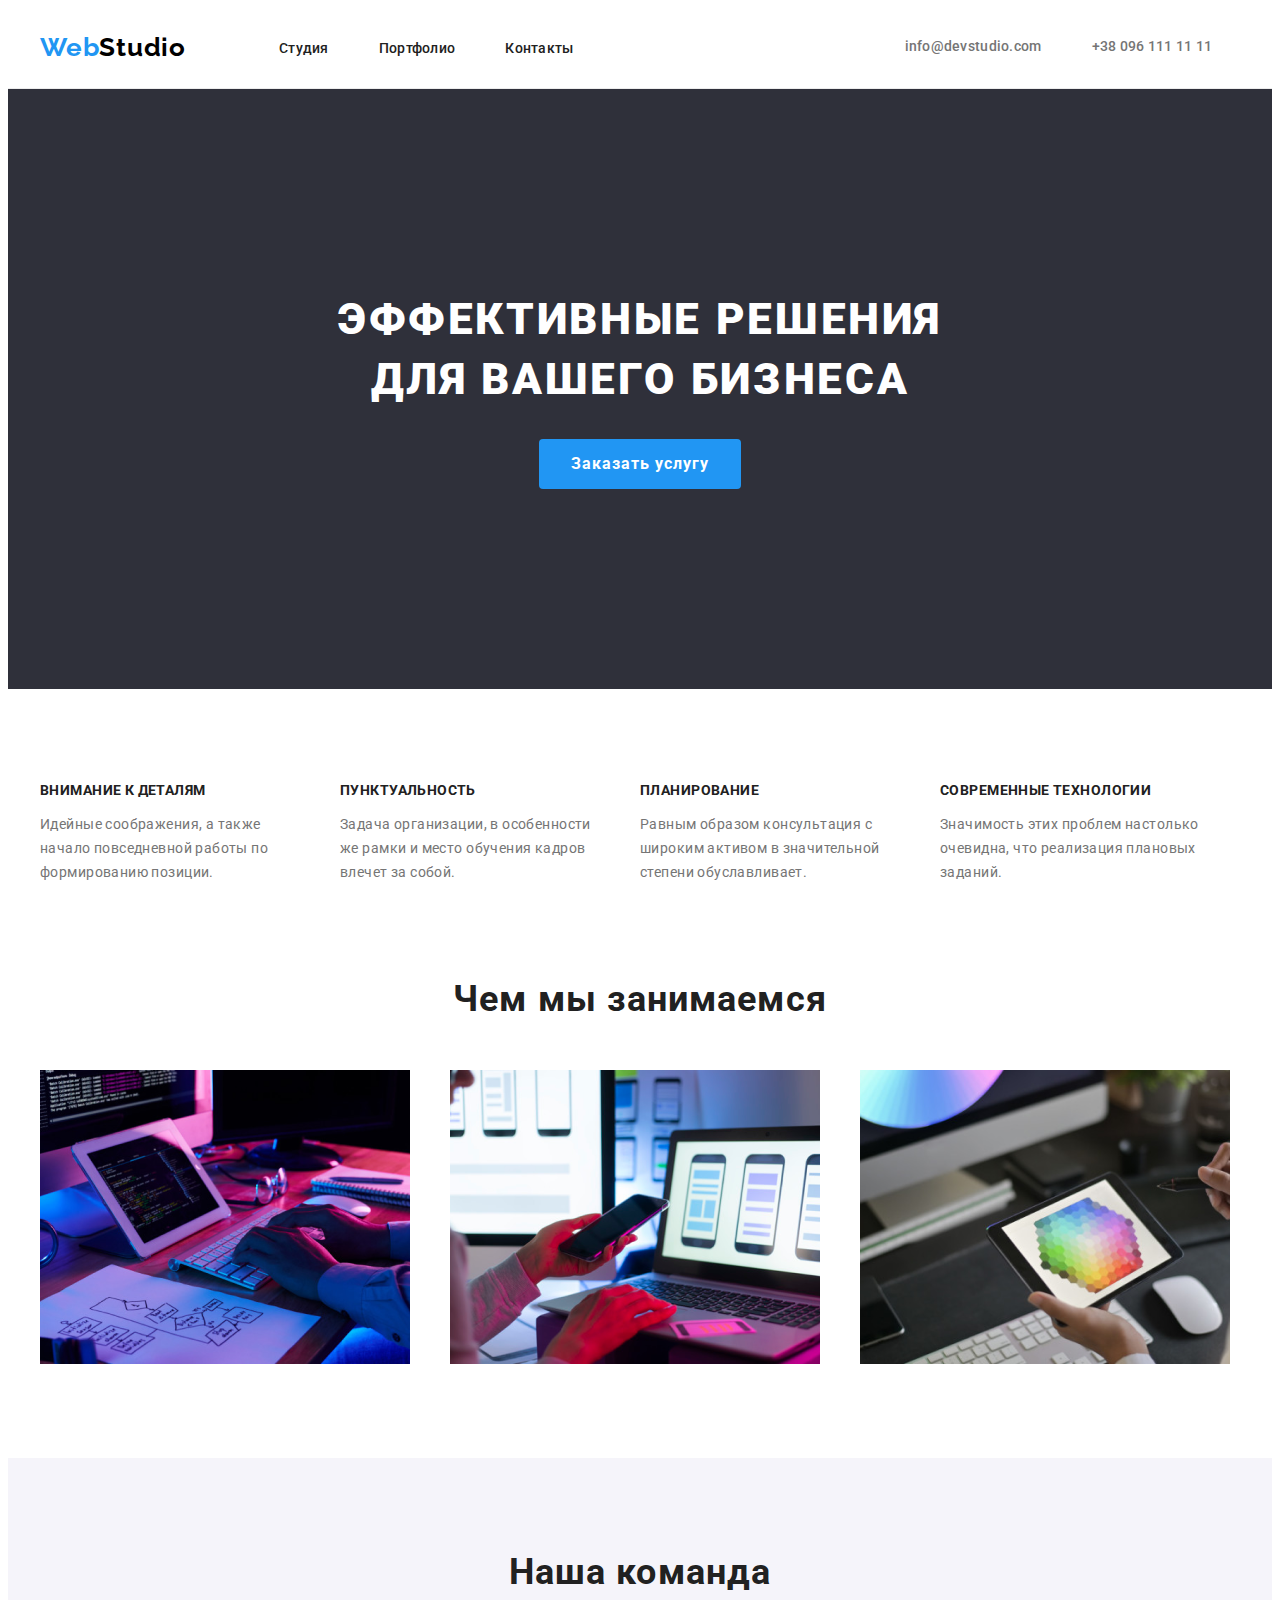
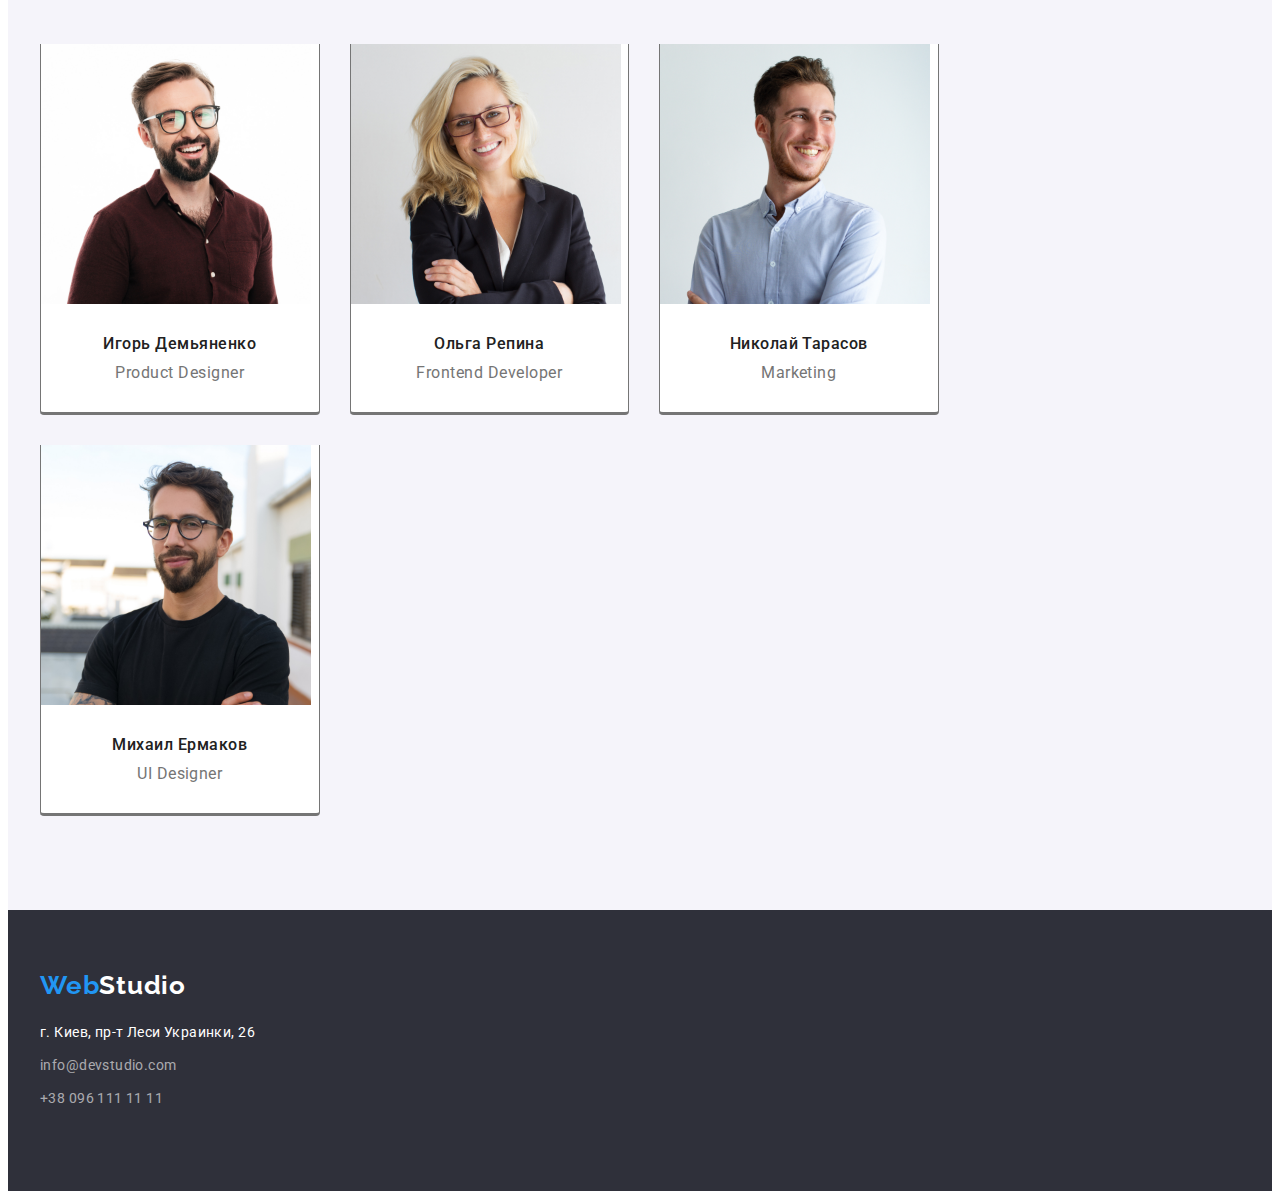
<file: index.html>
<!DOCTYPE html>
    <html lang="ru">

    <head>
        <meta charset="UTF-8">
        <meta http-equiv="X-UA-Compatible" content="IE=edge">
        <meta name="viewport" content="width=device-width, initial-scale=1.0">
        <title>Document</title>
        <link rel="preconnect" href="https://fonts.googleapis.com">
        <link rel="preconnect" href="https://fonts.gstatic.com" crossorigin>
        <link
            href="https://fonts.googleapis.com/css2?family=Raleway:wght@700&family=Roboto:wght@400;500;700;900&display=swap"
            rel="stylesheet">
            <link rel="stylesheet"
                href="https://cdnjs.cloudflare.com/ajax/libs/modern-normalize/1.1.0/modern-normalize.min.css"
                integrity="sha512-wpPYUAdjBVSE4KJnH1VR1HeZfpl1ub8YT/NKx4PuQ5NmX2tKuGu6U/JRp5y+Y8XG2tV+wKQpNHVUX03MfMFn9Q=="
                crossorigin="anonymous" referrerpolicy="no-referrer" />
        <link rel="stylesheet" href="css/styles.css">
    </head>

    <body>
        <header class="header">
            <div class="container header-container">
            <nav class="header-nav">
                <a class="header-nav-link link" href=""><span class="header-nav-logo">Web</span><span class="header-nav-logotyp">Studio</span></a>
                <ul class="header-nav-list list">
                    <li class="header-nav-item"><a class="header-link link" href="">Студия</a></li>
                    <li class="header-nav-item"><a class="header-link link" href="./portfolio.html">Портфолио</a></li>
                    <li class="header-nav-item"><a class="header-link link" href="">Контакты</a></li>
                </ul>
            </nav>
            <div class="header-contact">
            <a class="header-mail link" href="mailto:info@devstudio.com">info@devstudio.com</a>
            <a class="header-tel link" href="tel:+380961111111">+38 096 111 11 11</a>
            </div>
            </div>
        </header>
        <main>
            <section class="section section-hero">
                <div class="container hero-container">
                <h1 class="hero-title">
                    Эффективные решения для вашего бизнеса
                </h1>
                <button class="hero-button" type="button">Заказать услугу</button>
                </div>
            </section>
            <section class="section-about">
                <div class="container about-container">
                <h2 class="visually-hidden">О нас</h2>
                <ul class="about-list list">
                    <li class="about-item">
                        <h3 class="about-title">Внимание к деталям</h3>
                        <p class="about-text">Идейные соображения, а также начало повседневной работы по
                            формированию
                            позиции.</p>
                    </li>
                    <li class="about-item">
                        <h3 class="about-title">Пунктуальность</h3>
                        <p class="about-text">Задача организации, в особенности же рамки и место обучения кадров
                            влечет за собой.</p>
                    </li>
                    <li class="about-item">
                        <h3 class="about-title">Планирование</h3>
                        <p class="about-text">Равным образом консультация с широким активом в значительной степени
                            обуславливает.</p>
                    </li>
                    <li class="about-item">
                        <h3 class="about-title">Современные технологии</h3>
                        <p class="about-text">Значимость этих проблем настолько очевидна, что реализация плановых
                            заданий.</p>
                    </li>
                </ul>
                </div>
            </section>
            <section class="section">
                <div class="container">
                <h2 class="work-title">Чем мы занимаемся</h2>
                <ul class="work-list list">
                    <li class="work-item">
                        <img src="./img/our_work_1.png" alt="работа за компьютером" width="370" height="294" />
                    </li>
                    <li class="work-item">
                        <img src="./img/our_work_2.png" alt="адаптация под телефон" width="370" height="294" />
                    </li>
                    <li class="work-item">
                        <img src="./img/our_work_3.png" alt="работа на планшете" width="370" height="294" />
                    </li>
                </ul>
                </div>
            </section>
            <section class="section team-section">
                <div class="container team-container">
                <h2 class="team-title">Наша команда</h2>
                <ul class="team-list list">
                    <li class="team-item">
                        <img src="./img/team_1.jpg" alt="Игорь Демьяненко" width="270" height="260" />
                        <div class="team-content">
                        <h3 class="team-pre-title">Игорь Демьяненко</h3>
                        <p lang="en" class="team-text">Product Designer</p>
                        </div>
                    </li>
                    <li class="team-item">
                        <img src="./img/team_2.jpg" alt="Ольга Репина" width="270" height="260" />
                        <div class="team-content">
                        <h3 class="team-pre-title">Ольга Репина</h3>
                        <p lang="en" class="team-text">Frontend Developer</p>
                        </div>
                    </li>
                    <li class="team-item">
                        <img src="./img/team_3.jpg" alt="Николай Тарасов" width="270" height="260" />
                        <div class="team-content">
                        <h3 class="team-pre-title">Николай Тарасов</h3>
                        <p lang="en" class="team-text">Marketing</p>
                        </div>
                    </li>
                    <li class="team-item">
                        <img src="./img/team_4.jpg" alt="Михаил Ермаков" width="270" height="260" />
                        <div class="team-content">
                        <h3 class="team-pre-title">Михаил Ермаков</h3>
                        <p lang="en" class="team-text">UI Designer</p>
                        </div>
                    </li>
                </ul>
                </div>
            </section>
        </main>
        <footer class="footer">
            <div class="container">
            <a class="footer-link link" href=""><span class="footer-logo">Web</span><span class="footer-logotyp">Studio</span></a>
            <address class="address">
                <ul class="footer-list list">
                    <li class="footer-item">
                        <a class="footer-nav-link link" href="https://goo.gl/maps/pQCsTkdVdrUKWPSq7" target="_blank"
                            rel="noopener noreferrer">г. Киев, пр-т Леси Украинки, 26</a>
                    </li>
                    <li class="footer-item">
                        <a class="footer-mail link" href="mailto:info@devstudio.com">info@devstudio.com</a>
                    </li>
                    <li class="footer-item">
                        <a class="footer-tel link" href="tel:+380961111111">+38 096 111 11 11</a>
                    </li>
                </ul>
            </address>
            </div>
        </footer>
    </body>

    </html>
</file>
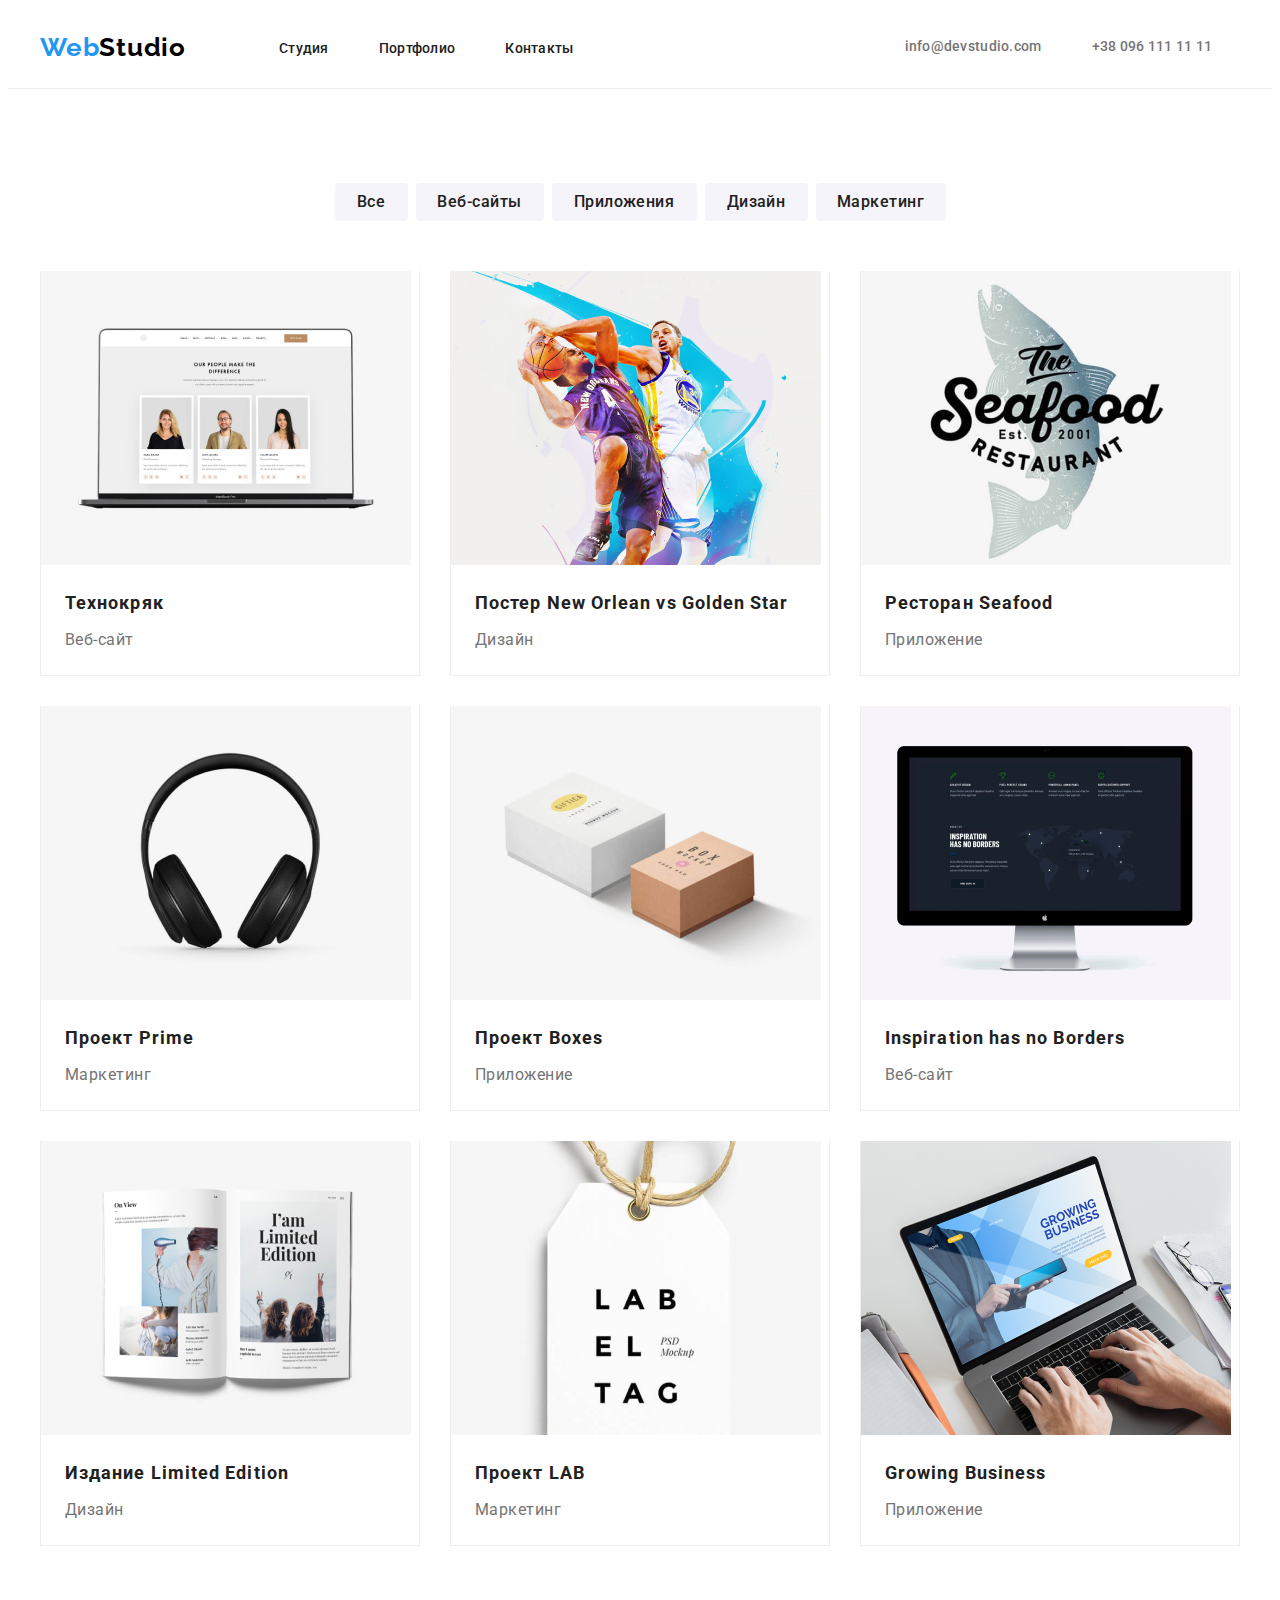
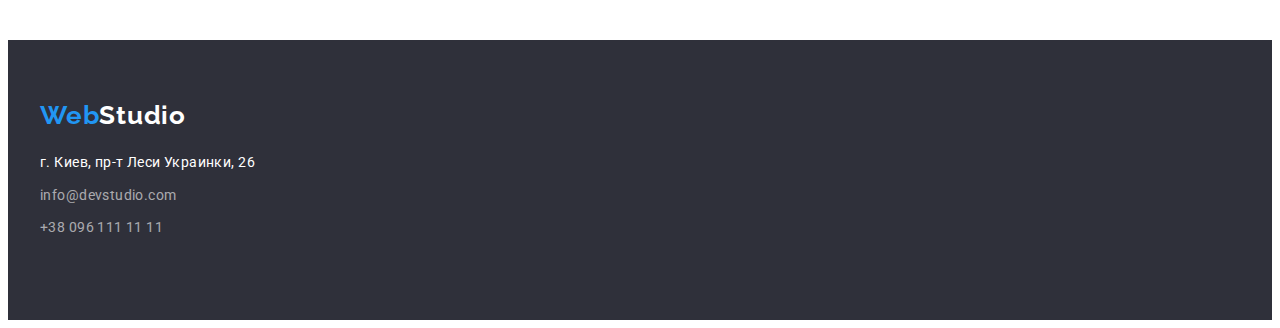
<file: portfolio.html>
<!DOCTYPE html>
<html lang="en">

<head>
    <meta charset="UTF-8">
    <meta http-equiv="X-UA-Compatible" content="IE=edge">
    <meta name="viewport" content="width=device-width, initial-scale=1.0">
    <title>Document</title>
    <link rel="preconnect" href="https://fonts.googleapis.com">
    <link rel="preconnect" href="https://fonts.gstatic.com" crossorigin>
    <link
        href="https://fonts.googleapis.com/css2?family=Raleway:wght@700&family=Roboto:wght@400;500;700;900&display=swap"
        rel="stylesheet">
        <link rel="stylesheet"
            href="https://cdnjs.cloudflare.com/ajax/libs/modern-normalize/1.1.0/modern-normalize.min.css"
            integrity="sha512-wpPYUAdjBVSE4KJnH1VR1HeZfpl1ub8YT/NKx4PuQ5NmX2tKuGu6U/JRp5y+Y8XG2tV+wKQpNHVUX03MfMFn9Q=="
            crossorigin="anonymous" referrerpolicy="no-referrer" />
    <link rel="stylesheet" href="css/styles.css">
</head>

<body>
    <header class="header">
        <div class="container header-container">
            <nav class="header-nav">
                <a class="header-nav-link link" href=""><span class="header-nav-logo">Web</span><span
                        class="header-nav-logotyp">Studio</span></a>
                <ul class="header-nav-list list">
                    <li class="header-nav-item"><a class="header-link link" href="./index.html">Студия</a></li>
                    <li class="header-nav-item"><a class="header-link link" href="./portfolio.html">Портфолио</a>
                    </li>
                    <li class="header-nav-item"><a class="header-link link" href="">Контакты</a></li>
                </ul>
            </nav>
            <div class="header-contact">
                <a class="header-mail link" href="mailto:info@devstudio.com">info@devstudio.com</a>
                <a class="header-tel link" href="tel:+380961111111">+38 096 111 11 11</a>
            </div>
        </div>
    </header>
    <main>
        <section class="gallery">
            <div class="container">
            <h1 class="visually-hidden">Наши работы</h1>
            <ul class="gallery-nav-list list">
                <li class="gallery-nav-item"><button class="gallery-btn btn-all" type="button">Все</button></li>
                <li class="gallery-nav-item"><button class="gallery-btn btn-web" type="button">Веб-сайты</button></li>
                <li class="gallery-nav-item"><button class="gallery-btn btn-applications" type="button">Приложения</button>
                </li>
                <li class="gallery-nav-item"><button class="gallery-btn btn-design" type="button">Дизайн</button></li>
                <li class="gallery-nav-item"><button class="gallery-btn btn-marketing" type="button">Маркетинг</button>
                </li>
            </ul>
            <ul class="gallery-list list">
                <li class="gallery-item">
                    <a class="gallery-link link" href="">
                    <img src="./img/img_1.png" alt="">
                    <div class="gallery-content">
                    <h2 class="gallery-title">Технокряк</h2>
                    <p class="gallery-text">Веб-сайт</p>
                    </div>
                    </a>
                </li>
                <li class="gallery-item">
                    <a class="gallery-link link" href=""></a>
                    <img src="./img/img_2.png" alt="">
                    <div class="gallery-content">
                    <h2 class="gallery-title">Постер New Orlean vs Golden Star</h2>
                    <p class="gallery-text">Дизайн</p>
                    </div>
                </li>
                <li class="gallery-item">
                    <a class="gallery-link link" href=""></a>
                    <img src="./img/img_3.png" alt="">
                    <div class="gallery-content">
                    <h2 class="gallery-title">Ресторан Seafood</h2>
                    <p class="gallery-text">Приложение</p>
                    </div>
                </li>
                <li class="gallery-item">
                    <a class="gallery-link link" href=""></a>
                    <img src="./img/img_4.png" alt="">
                    <div class="gallery-content">
                    <h2 class="gallery-title">Проект Prime</h2>
                    <p class="gallery-text">Маркетинг</p>
                    </div>
                </li>
                <li class="gallery-item">
                    <a class="gallery-link link" href=""></a>
                    <img src="./img/img_5.png" alt="">
                    <div class="gallery-content">
                    <h2 class="gallery-title">Проект Boxes</h2>
                    <p class="gallery-text">Приложение</p>
                    </div>
                </li>
                <li class="gallery-item">
                    <a class="gallery-link link" href=""></a>
                    <img src="./img/img_6.png" alt="">
                    <div class="gallery-content">
                    <h2 class="gallery-title">Inspiration has no Borders</h2>
                    <p class="gallery-text">Веб-сайт</p>
                    </div>
                </li>
                <li class="gallery-item">
                    <a class="gallery-link link" href=""></a>
                    <img src="./img/img_7.png" alt="">
                    <div class="gallery-content">
                    <h2 class="gallery-title">Издание Limited Edition</h2>
                    <p class="gallery-text">Дизайн</p>
                    </div>
                </li>
                <li class="gallery-item">
                    <a class="gallery-link link" href=""></a>
                    <img src="./img/img_8.png" alt="">
                    <div class="gallery-content">
                    <h2 class="gallery-title">Проект LAB</h2>
                    <p class="gallery-text">Маркетинг</p>
                    </div>
                </li>
                <li class="gallery-item">
                    <a class="gallery-link link" href=""></a>
                    <img src="./img/img_9.png" alt="">
                    <div class="gallery-content">
                    <h2 class="gallery-title">Growing Business</h2>
                    <p class="gallery-text">Приложение</p>
                    </div>
                </li>
            </ul>
            </div>
        </section>
    </main>
    <footer class="footer">
        <div class="container">
                <a class="footer-link link" href=""><span class="footer-logo">Web</span><span
                        class="footer-logotyp">Studio</span></a>
            <address class="address">
                <ul class="footer-list list">
                    <li class="footer-item">
                        <a class="footer-nav-link link" href="https://goo.gl/maps/pQCsTkdVdrUKWPSq7" target="_blank"
                            rel="noopener noreferrer">г. Киев, пр-т Леси Украинки, 26</a>
                    </li>
                    <li class="footer-item">
                        <a class="footer-mail link" href="mailto:info@devstudio.com">info@devstudio.com</a>
                    </li>
                    <li class="footer-item">
                        <a class="footer-tel link" href="tel:+380961111111">+38 096 111 11 11</a>
                    </li>
                </ul>
            </address>
        </div>
    </footer>
</body>

</html>
</file>
<file: css/styles.css>
:root {
    --main-title-color: #212121;
    --main-text-color: #757575;
    --main-btn-color: #FFFFFF;
    --main-bg-color: #2F303A;
    --main-hover-color: #2196F3;
}

body {
    font-family: 'Roboto', sans-serif;
}

.container {
    width: 1200px;
    padding-left: 15px;
    padding-right: 15px;
    margin: 0 auto;
}

.list {
    list-style: none;
}

.link {
    text-decoration: none;
}

.visually-hidden {
    position: absolute;
    white-space: nowrap;
    width: 1px;
    height: 1px;
    overflow: hidden;
    border: 0;
    padding: 0;
    clip: rect(0 0 0 0);
    clip-path: inset(50%);
    margin: -1px;
}

img {
    display: block;
    max-width: 100%;
    height: auto;
}

.section {
    padding-top: 94px;
    padding-bottom: 94px;
}

/* ----------------------------header--------------------------------- */
.header {
    padding-top: 24px;
    padding-bottom: 25px;
    border-bottom: 1px solid #ECECEC;
}

.header-container {
    display: flex;
    align-items: center;
}

.header-nav {
    display: flex;
    align-items: center;
}

.header-nav-logo {
    font-family: Raleway;
    font-style: normal;
    font-weight: 700;
    font-size: 26px;
    line-height: 1.19;
    letter-spacing: 0.03em;
    color: var(--main-hover-color);
}

.header-nav-logotyp {
    font-family: Raleway;
    font-style: normal;
    font-weight: 700;
    font-size: 26px;
    line-height: 1.19;
    letter-spacing: 0.03em;
    color: #000000;
}

.header-nav-logotyp:hover {
    color: var(--main-hover-color);
}

.header-nav-list {
    display: flex;
    padding-left: 0;
    margin: 0 auto;
}

.header-nav-link {
    font-weight: 500;
    font-size: 14px;
    line-height: 1.14;
    letter-spacing: 0.02em;
    padding-right: 93px;
    color: var(--main-title-color);
}

.header-nav-item {
    padding-right: 50px;
}

.header-nav-item:last-child {
    padding-right: 331px;
}

.header-link {
    font-style: 400;
    font-weight: 500;
    font-size: 14px;
    line-height: 1.14;
    letter-spacing: 0.02em;
    color: var(--main-title-color);
}

.header-link:hover,
.header-link:focus {
    color: var(--main-hover-color);
}

.header-nav-link:hover,
.header-nav-link:focus {
    color: var(--main-hover-color);
}

.header-contact {
    display: flex;
    text-align: center;
}

.header-mail,
.header-tel {
    font-weight: 500;
    font-size: 14px;
    line-height: 1.14;
    letter-spacing: 0.02em;
    color: var(--main-text-color);
}

.header-mail:hover,
.header-mail:focus {
    color: var(--main-hover-color);
}

.header-tel:hover,
.header-tel:focus {
    color: var(--main-hover-color);
}

.header-mail {
    padding-right: 50px;
}


/* ----------------------------hero--------------------------------- */
.section-hero {
    background-color: var(--main-bg-color);
    padding-top: 200px;
    padding-bottom: 200px;
}

.hero-title {
    font-weight: 900;
    font-size: 44px;
    line-height: 1.36;
    text-align: center;
    line-height: 60px;
    letter-spacing: 0.06em;
    text-transform: uppercase;
    max-width: 696px;
    height: 120px;
    margin: 0 auto 30px;
    color: var(--main-btn-color);
}


.hero-button {
    font-family: inherit;
    font-weight: 700;
    font-size: 16px;
    line-height: 30px;
    line-height: 1.87;
    cursor: pointer;
    letter-spacing: 0.06em;
    color: var(--main-btn-color);
    background-color: var(--main-hover-color);
    border-radius: 4px;
    display: block;
    padding: 10px 32px;
    margin: auto;
    min-width: 200px;
    height: 50px;
    border: none;
}


/* ----------------------------about--------------------------------- */
.section-about {
    padding-top: 94px;
}

.about-list {
    display: flex;
    padding-left: 0;
    margin: 0 auto;
}

.about-item {
    margin-right: 30px;
}

.about-item:last-child {
    margin-right: 0;
}

.about-title {
    font-weight: 700;
    font-size: 14px;
    line-height: 1.14;
    letter-spacing: 0.03em;
    text-transform: uppercase;
    margin: 0 auto;
    color: var(--main-title-color);
}

.about-text {
    font-size: 14px;
    line-height: 1.71;
    letter-spacing: 0.03em;
    max-width: 270px;
    margin-bottom: 0;
    color: var(--main-text-color);
}


/* ----------------------------work--------------------------------- */
.work-list {
    display: flex;
    flex-wrap: wrap;
    margin-right: -30px;
    margin-bottom: -30px;
    margin-top: 0;
    padding-left: 0;
    
}

.work-item {
    flex-basis: calc(100% / 3 - 30px);
    margin-right: 30px;
    margin-bottom: 30px;
    
}

.work-title {
    font-weight: 700;
    font-size: 36px;
    line-height: 1.16;
    text-align: center;
    letter-spacing: 0.03em;
    color: var(--main-title-color);
    margin: 0 auto;
    margin-bottom: 50px;
}



/* ----------------------------team--------------------------------- */
.team-section {
    background-color: #F5F4FA;
}

.team-title {
    font-weight: 700;
    font-size: 36px;
    line-height: 1.16;
    text-align: center;
    letter-spacing: 0.03em;
    color: var(--main-title-color);
    margin: 0 auto 50px;
}

.team-list {
    display: flex;
    flex-wrap: wrap;
    margin-right: -30px;
    margin-bottom: -30px;
    padding-left: 0;
    margin-top: 0;
}

.team-item {
    flex-basis: calc(100% / 4 - 30px);
    margin-right: 30px;
    margin-bottom: 30px;
    border-bottom: 3px solid var(--main-text-color);
    border-left: 1px solid var(--main-text-color);
    border-right: 1px solid var(--main-text-color);
    border-radius: 0px 0px 4px 4px;
    background-color: var(--main-btn-color);
}

.team-content {
    padding-top: 30px;
    padding-bottom: 30px;

}

.team-pre-title {
    font-weight: 500;
    font-size: 16px;
    line-height: 1.19;
    text-align: center;
    letter-spacing: 0.03em;
    margin: 0 auto 10px;
    color: var(--main-title-color);
}

.team-text {
    font-size: 16px;
    line-height: 1.19;
    text-align: center;
    letter-spacing: 0.03em;
    margin: 0 auto;
    color: var(--main-text-color);
}



/* ----------------------------footer--------------------------------- */
.footer{
    background-color: var(--main-bg-color);
    padding-top: 60px;
    padding-bottom: 60px;
}

.footer-list {
    padding-left: 0;
    margin: 0 auto;
}

.footer-item {
    margin-top: 9px;
}

.footer-item:first-child {
    margin-top: 20px;
}

.footer-item:last-child {
    padding-bottom: 20px;
}

.footer-logo {
    font-family: Raleway;
    font-style: normal;
    font-weight: 700;
    font-size: 26px;
    line-height: 1.19;
    letter-spacing: 0.03em;
    color: var(--main-hover-color);
}

.footer-logotyp {
    font-family: Raleway;
    font-style: normal;
    font-weight: 700;
    font-size: 26px;
    line-height: 1.19;
    letter-spacing: 0.03em;
    color: var(--main-btn-color);
}

.footer-logotyp:hover,
.footer-logotyp:focus {
    color: var(--main-hover-color);
}


.footer-nav-link {
    font-style: normal;
    font-weight: 400;
    font-size: 14px;
    line-height: 1.71;
    letter-spacing: 0.03em;
    color: var(--main-btn-color);
}

.footer-nav-link:hover,
.footer-nav-link:focus {
    color: var(--main-hover-color);
}

.footer-mail {
    font-style: normal;
    font-weight: 400;
    font-size: 14px;
    line-height: 1.71;
    letter-spacing: 0.03em;
    color: rgba(255, 255, 255, 0.6);
}

.footer-tel {
    font-style: normal;
    font-weight: 400;
    font-size: 14px;
    line-height: 1.71;
    letter-spacing: 0.03em;
    color: rgba(255, 255, 255, 0.6);
}

.footer-mail:hover,
.footer-mail:focus {
    color: var(--main-hover-color);
}

.footer-tel:hover,
.footer-tel:focus {
    color: var(--main-hover-color);
}


/* ----------------------------PORTFOLIO--------------------------------- */
.gallery {
    padding-top: 94px;
}

.gallery-nav-list {
    display: flex;
    justify-content: center;
    margin: 0 auto;
    padding-left: 0;
}

.gallery-nav-item {
    padding-right: 8px;
    
}

.gallery-nav-item:last-child {
    padding-right: 0;
}

.gallery-btn:hover,
.gallery-btn:focus {
    background-color: var(--main-hover-color);
    color: var(--main-btn-color);
}

.gallery-btn {
    font-family: inherit;
    font-style: 400;
    font-weight: 500;
    cursor: pointer;
    font-size: 16px;
    line-height: 1.62;
    text-align: center;
    letter-spacing: 0.03em;
    color: var(--main-title-color);
    border: none;
    background: #F5F4FA;
    border-radius: 4px;
    padding: 0;
}

.btn-all {
    height: 38px;
    min-width: 73px;
}

.btn-web {
    height: 38px;
    min-width: 128px;
}

.btn-applications {
    height: 38px;
    min-width: 145px;
}

.btn-design {
    height: 38px;
    min-width: 103px;
}

.btn-marketing {
    height: 38px;
    min-width: 130px;
}

.gallery-btn:hover,
.gallery-btn:focus {
    color: var(--main-btn-color);
    background-color: var(--main-hover-color);
}

.gallery-list {
    display: flex;
    flex-wrap: wrap;
    margin-right: -30px;
    margin-bottom: -30px;
    padding-left: 0;
    margin-top: 50px;
    padding-bottom: 94px;
}

.gallery-item {
    flex-basis: calc(100% / 3 - 30px);
    margin-right: 30px;
    margin-bottom: 30px;
    background: #FFFFFF;
    border-bottom: 1px solid #EEEEEE;
    border-left: 1px solid #EEEEEE;
    border-right: 1px solid #EEEEEE;
    box-sizing: border-box;
}

.gallery-content {
    padding: 20px 24px;
}

.gallery-title {
    font-weight: 700;
    font-size: 18px;
    line-height: 2.0;
    letter-spacing: 0.06em;
    color: var(--main-title-color);
    margin: 0 auto 4px;
}

.gallery-text {
    font-size: 16px;
    line-height: 1.87;
    letter-spacing: 0.03em;
    color: var(--main-text-color);
    margin: 0 auto;
}
</file>
